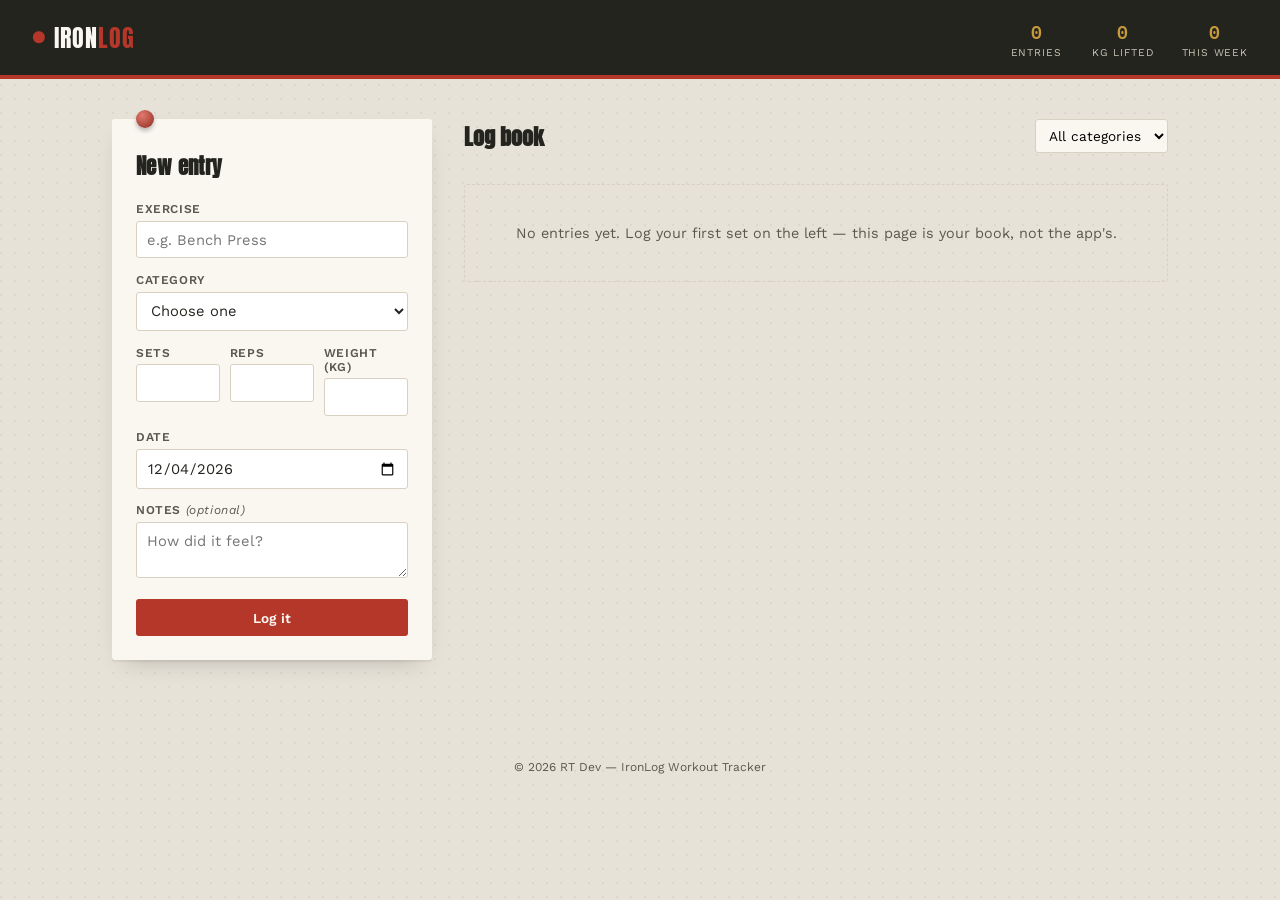
<file: ironlog/index.html>
<!DOCTYPE html>
<html lang="en">
<head>
<meta charset="UTF-8">
<meta name="viewport" content="width=device-width, initial-scale=1.0">
<title>IronLog — Workout Tracker</title>
<link rel="preconnect" href="https://fonts.googleapis.com">
<link href="https://fonts.googleapis.com/css2?family=Anton&family=Work+Sans:wght@400;500;600;700&family=IBM+Plex+Mono:wght@500;600&display=swap" rel="stylesheet">
<link rel="stylesheet" href="style.css">
</head>
<body>

  <!-- ============ NAVBAR ============ -->
  <header class="navbar">
    <div class="navbar__brand">
      <span class="navbar__plate">●</span>
      <span class="navbar__title">IRON<span class="navbar__title--accent">LOG</span></span>
    </div>
    <div class="navbar__stats">
      <div class="stat">
        <span class="stat__num" id="statCount">0</span>
        <span class="stat__label">entries</span>
      </div>
      <div class="stat">
        <span class="stat__num" id="statVolume">0</span>
        <span class="stat__label">kg lifted</span>
      </div>
      <div class="stat">
        <span class="stat__num" id="statWeek">0</span>
        <span class="stat__label">this week</span>
      </div>
    </div>
  </header>

  <!-- ============ MAIN ============ -->
  <main class="board">

    <!-- ---- LEFT: ADD / EDIT CARD ---- -->
    <section class="card card--form" aria-label="Add workout entry">
      <div class="card__pin"></div>
      <h2 class="card__heading" id="formHeading">New entry</h2>

      <form id="workoutForm" novalidate>
        <input type="hidden" id="workoutId">

        <label class="field">
          <span class="field__label">Exercise</span>
          <input type="text" id="exercise" placeholder="e.g. Bench Press" required>
        </label>

        <label class="field">
          <span class="field__label">Category</span>
          <select id="category" required>
            <option value="" disabled selected>Choose one</option>
            <option>Chest</option>
            <option>Back</option>
            <option>Legs</option>
            <option>Shoulders</option>
            <option>Arms</option>
            <option>Core</option>
            <option>Cardio</option>
          </select>
        </label>

        <div class="field-row">
          <label class="field">
            <span class="field__label">Sets</span>
            <input type="number" id="sets" min="1" max="50" required>
          </label>
          <label class="field">
            <span class="field__label">Reps</span>
            <input type="number" id="reps" min="1" max="200" required>
          </label>
          <label class="field">
            <span class="field__label">Weight (kg)</span>
            <input type="number" id="weight" min="0" max="500" step="0.5" required>
          </label>
        </div>

        <label class="field">
          <span class="field__label">Date</span>
          <input type="date" id="date" required>
        </label>

        <label class="field">
          <span class="field__label">Notes <em>(optional)</em></span>
          <textarea id="notes" rows="2" placeholder="How did it feel?"></textarea>
        </label>

        <div class="form__actions">
          <button type="submit" class="btn btn--primary" id="submitBtn">Log it</button>
          <button type="button" class="btn btn--ghost" id="cancelEditBtn" hidden>Cancel</button>
        </div>
      </form>
    </section>

    <!-- ---- RIGHT: LOG LIST ---- -->
    <section class="log" aria-label="Workout log">
      <div class="log__toolbar">
        <h2 class="log__heading">Log book</h2>
        <select id="filterCategory">
          <option value="all">All categories</option>
          <option>Chest</option>
          <option>Back</option>
          <option>Legs</option>
          <option>Shoulders</option>
          <option>Arms</option>
          <option>Core</option>
          <option>Cardio</option>
        </select>
      </div>

      <div id="entryList" class="entry-list">
        <!-- entries injected by JS -->
      </div>

      <p class="empty-state" id="emptyState" hidden>
        No entries yet. Log your first set on the left — this page is your book, not the app's.
      </p>
    </section>

  </main>

  <footer class="footer">
    <p>&copy; <span id="year"></span> RT Dev — IronLog Workout Tracker</p>
  </footer>

  <script src="script.js"></script>
</body>
</html>
</file>
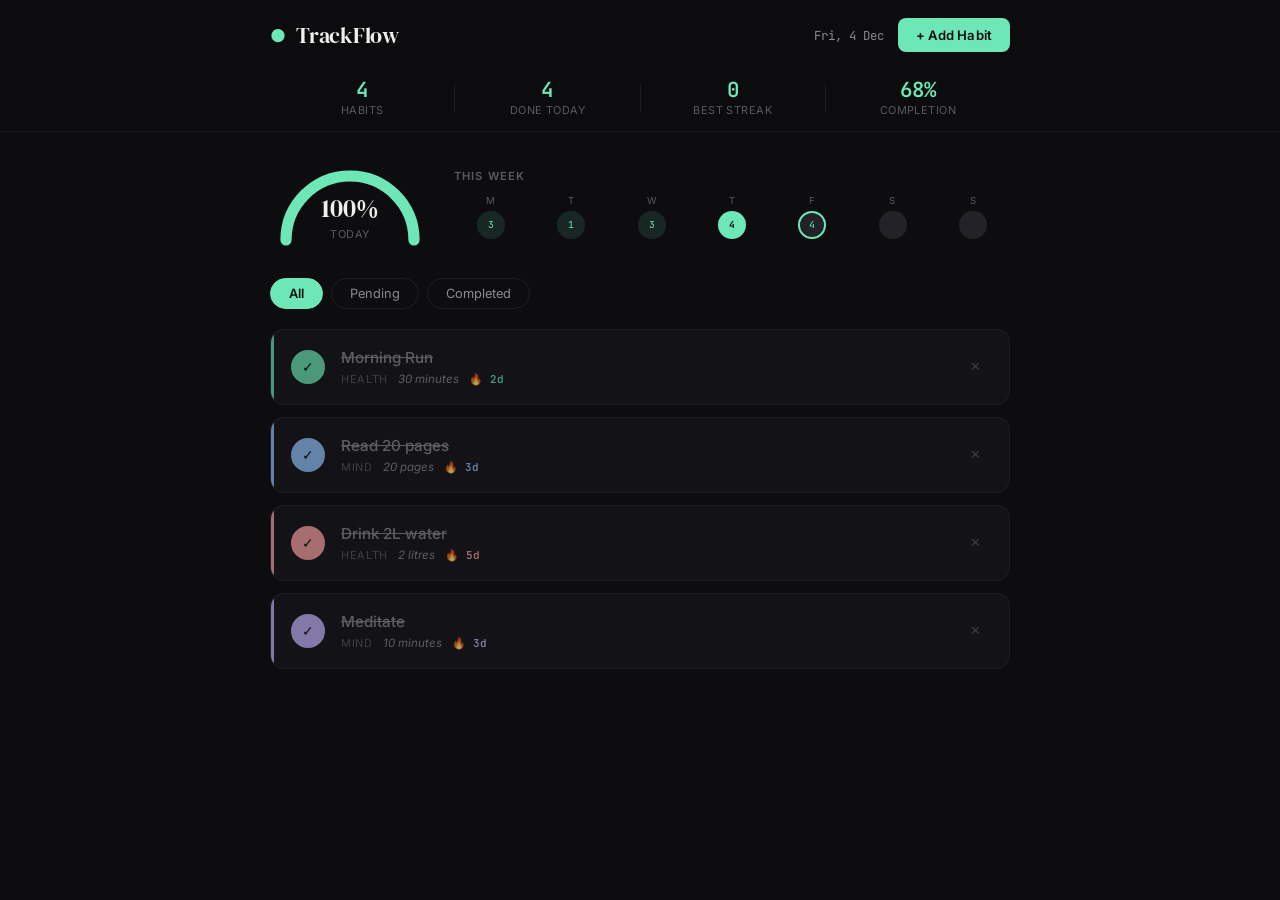
<file: tracker/index.html>
<!DOCTYPE html>
<html lang="en">
<head>
  <meta charset="UTF-8" />
  <meta name="viewport" content="width=device-width, initial-scale=1.0" />
  <title>TrackFlow — Habit Tracker</title>
  <link rel="stylesheet" href="css/style.css" />
  <link rel="preconnect" href="https://fonts.googleapis.com" />
  <link rel="preconnect" href="https://fonts.gstatic.com" crossorigin />
  <link href="https://fonts.googleapis.com/css2?family=DM+Serif+Display:ital@0;1&family=Inter:wght@300;400;500;600&family=JetBrains+Mono:wght@400;600&display=swap" rel="stylesheet" />
</head>
<body>

  <!-- HEADER -->
  <header class="site-header">
    <div class="header-inner">
      <div class="brand">
        <span class="brand-mark">●</span>
        <span class="brand-name">TrackFlow</span>
      </div>
      <div class="header-right">
        <span class="date-display" id="currentDate"></span>
        <button class="btn-add" id="openModal" aria-label="Add new habit">+ Add Habit</button>
      </div>
    </div>
    <!-- Streak bar -->
    <div class="streak-bar">
      <div class="streak-item">
        <span class="streak-num" id="totalHabits">0</span>
        <span class="streak-label">Habits</span>
      </div>
      <div class="streak-divider"></div>
      <div class="streak-item">
        <span class="streak-num" id="completedToday">0</span>
        <span class="streak-label">Done Today</span>
      </div>
      <div class="streak-divider"></div>
      <div class="streak-item">
        <span class="streak-num" id="longestStreak">0</span>
        <span class="streak-label">Best Streak</span>
      </div>
      <div class="streak-divider"></div>
      <div class="streak-item">
        <span class="streak-num" id="overallRate">0%</span>
        <span class="streak-label">Completion</span>
      </div>
    </div>
  </header>

  <!-- MAIN -->
  <main class="main-content">

    <!-- Progress arc section -->
    <section class="progress-section">
      <div class="arc-container">
        <svg class="arc-svg" viewBox="0 0 200 110" xmlns="http://www.w3.org/2000/svg">
          <!-- Track -->
          <path class="arc-track" d="M 20 100 A 80 80 0 0 1 180 100" fill="none" stroke-width="14" stroke-linecap="round"/>
          <!-- Fill -->
          <path class="arc-fill" id="arcFill" d="M 20 100 A 80 80 0 0 1 180 100" fill="none" stroke-width="14" stroke-linecap="round"/>
        </svg>
        <div class="arc-label">
          <span class="arc-percent" id="arcPercent">0%</span>
          <span class="arc-sub">today</span>
        </div>
      </div>

      <!-- Weekly heatmap -->
      <div class="week-section">
        <h2 class="section-title">This Week</h2>
        <div class="week-grid" id="weekGrid">
          <!-- JS fills this -->
        </div>
      </div>
    </section>

    <!-- Filter tabs -->
    <div class="filter-bar">
      <button class="filter-btn active" data-filter="all">All</button>
      <button class="filter-btn" data-filter="pending">Pending</button>
      <button class="filter-btn" data-filter="done">Completed</button>
    </div>

    <!-- Habits list -->
    <section class="habits-section">
      <div class="habits-list" id="habitsList">
        <!-- Habits rendered by JS -->
      </div>
      <div class="empty-state" id="emptyState">
        <div class="empty-icon">◎</div>
        <p class="empty-title">No habits yet</p>
        <p class="empty-sub">Start by adding your first habit above.</p>
      </div>
    </section>

  </main>

  <!-- ADD HABIT MODAL -->
  <div class="modal-overlay" id="modalOverlay" role="dialog" aria-modal="true" aria-labelledby="modalTitle">
    <div class="modal">
      <div class="modal-header">
        <h2 class="modal-title" id="modalTitle">New Habit</h2>
        <button class="modal-close" id="closeModal" aria-label="Close">✕</button>
      </div>
      <div class="modal-body">
        <label class="field-label" for="habitName">Habit name</label>
        <input class="field-input" id="habitName" type="text" placeholder="e.g. Morning run, Read 20 pages…" maxlength="60" />

        <label class="field-label" for="habitGoal">Daily goal (optional)</label>
        <input class="field-input" id="habitGoal" type="text" placeholder="e.g. 30 minutes, 2 litres…" maxlength="40" />

        <label class="field-label">Category</label>
        <div class="category-grid" id="categoryGrid">
          <button class="cat-btn active" data-cat="health">🏃 Health</button>
          <button class="cat-btn" data-cat="mind">🧠 Mind</button>
          <button class="cat-btn" data-cat="creativity">🎨 Creativity</button>
          <button class="cat-btn" data-cat="social">🤝 Social</button>
          <button class="cat-btn" data-cat="finance">💰 Finance</button>
          <button class="cat-btn" data-cat="custom">⚡ Custom</button>
        </div>

        <label class="field-label">Accent colour</label>
        <div class="color-grid" id="colorGrid">
          <button class="color-btn active" data-color="#6EE7B7" style="--c:#6EE7B7"></button>
          <button class="color-btn" data-color="#93C5FD" style="--c:#93C5FD"></button>
          <button class="color-btn" data-color="#FCA5A5" style="--c:#FCA5A5"></button>
          <button class="color-btn" data-color="#FCD34D" style="--c:#FCD34D"></button>
          <button class="color-btn" data-color="#C4B5FD" style="--c:#C4B5FD"></button>
          <button class="color-btn" data-color="#F9A8D4" style="--c:#F9A8D4"></button>
        </div>
      </div>
      <div class="modal-footer">
        <button class="btn-cancel" id="cancelModal">Cancel</button>
        <button class="btn-save" id="saveHabit">Save Habit</button>
      </div>
    </div>
  </div>

  <!-- DELETE CONFIRM -->
  <div class="modal-overlay" id="deleteOverlay">
    <div class="modal modal--sm">
      <div class="modal-header">
        <h2 class="modal-title">Delete habit?</h2>
      </div>
      <div class="modal-body">
        <p class="delete-msg">This will remove <strong id="deleteHabitName"></strong> and all its history.</p>
      </div>
      <div class="modal-footer">
        <button class="btn-cancel" id="cancelDelete">Keep it</button>
        <button class="btn-danger" id="confirmDelete">Delete</button>
      </div>
    </div>
  </div>

  <!-- TOAST -->
  <div class="toast" id="toast" role="status" aria-live="polite"></div>

  <script src="js/app.js"></script>
</body>
</html>
</file>
<file: ironlog/style.css>
/* ===================================================================
   IronLog — style.css
   Theme: gym logbook / index card on a clipboard.
   Fonts: Anton (display, stamped numbers) + Work Sans (body) + IBM Plex Mono (data)
   =================================================================== */

:root {
  /* --- colors (named tokens, not generic defaults) --- */
  --chalk-bg:       #E7E2D8;   /* board background, chalk-dust beige */
  --paper:          #FAF7F1;   /* index card paper */
  --ink:            #24241F;   /* near-black ink, warmer than pure black */
  --ink-soft:       #5B584E;   /* secondary text on paper */
  --plate-red:      #B5372A;   /* barbell-plate red, primary accent */
  --plate-red-dark: #8C2A20;
  --tape-blue:      #2E5A88;   /* gym-tape blue, secondary accent */
  --medal-gold:     #C79A3D;   /* PR / highlight gold */
  --line:           #D8D1C2;   /* hairline borders on paper */
  --hole:           #CFC8B8;   /* punch-hole color */

  --font-display: 'Anton', sans-serif;
  --font-body: 'Work Sans', sans-serif;
  --font-mono: 'IBM Plex Mono', monospace;

  --radius: 3px;
  --shadow-card: 0 2px 0 rgba(36,36,31,0.06), 0 10px 24px -14px rgba(36,36,31,0.35);
}

* { box-sizing: border-box; }

html, body {
  margin: 0;
  padding: 0;
  background: var(--chalk-bg);
  background-image:
    radial-gradient(circle at 1px 1px, rgba(36,36,31,0.06) 1px, transparent 0);
  background-size: 14px 14px;
  color: var(--ink);
  font-family: var(--font-body);
  -webkit-font-smoothing: antialiased;
}

/* ===================== NAVBAR =====================
   Height decided by content + breathing room, not a fixed magic number:
   1rem top/bottom padding around a ~1.5rem tall title = comfortable
   44-56px touch target on mobile, ~72px on desktop. */
.navbar {
  display: flex;
  align-items: center;
  justify-content: space-between;
  flex-wrap: wrap;
  gap: 1rem;
  padding: 1rem 2rem;
  background: var(--ink);
  color: var(--paper);
  border-bottom: 4px solid var(--plate-red);
  position: sticky;
  top: 0;
  z-index: 10;
}

.navbar__brand {
  display: flex;
  align-items: center;
  gap: 0.5rem;
}

.navbar__plate {
  color: var(--plate-red);
  font-size: 1.1rem;
  line-height: 1;
}

.navbar__title {
  font-family: var(--font-display);
  font-size: 1.5rem;
  letter-spacing: 0.04em;
  color: var(--paper);
}

.navbar__title--accent { color: var(--plate-red); }

.navbar__stats {
  display: flex;
  gap: 1.75rem;
}

.stat {
  display: flex;
  flex-direction: column;
  align-items: center;
  min-width: 56px;
}

.stat__num {
  font-family: var(--font-mono);
  font-weight: 600;
  font-size: 1.15rem;
  color: var(--medal-gold);
}

.stat__label {
  font-size: 0.65rem;
  text-transform: uppercase;
  letter-spacing: 0.08em;
  color: #C9C4B6;
}

/* ===================== BOARD LAYOUT ===================== */
.board {
  max-width: 1120px;
  margin: 0 auto;
  padding: 2.5rem 2rem 4rem;
  display: grid;
  grid-template-columns: 320px 1fr;
  gap: 2rem;
  align-items: start;
}

@media (max-width: 800px) {
  .board { grid-template-columns: 1fr; }
}

/* ===================== FORM CARD ===================== */
.card {
  background: var(--paper);
  border-radius: var(--radius);
  box-shadow: var(--shadow-card);
  padding: 1.75rem 1.5rem 1.5rem;
  position: relative;
}

.card--form { position: sticky; top: 96px; }
@media (max-width: 800px) { .card--form { position: static; } }

.card__pin {
  position: absolute;
  top: -9px;
  left: 24px;
  width: 18px;
  height: 18px;
  border-radius: 50%;
  background: radial-gradient(circle at 35% 30%, #E27A6E, var(--plate-red-dark));
  box-shadow: 0 3px 4px rgba(0,0,0,0.25);
}

.card__heading {
  font-family: var(--font-display);
  font-size: 1.3rem;
  letter-spacing: 0.02em;
  margin: 0.25rem 0 1.25rem;
  color: var(--ink);
}

.field { display: block; margin-bottom: 0.9rem; }

.field__label {
  display: block;
  font-size: 0.75rem;
  font-weight: 600;
  text-transform: uppercase;
  letter-spacing: 0.05em;
  color: var(--ink-soft);
  margin-bottom: 0.3rem;
}

.field__label em { text-transform: none; font-style: italic; font-weight: 400; }

.field input,
.field select,
.field textarea {
  width: 100%;
  padding: 0.55rem 0.65rem;
  font-family: var(--font-body);
  font-size: 0.92rem;
  background: #FFFFFF;
  border: 1.5px solid var(--line);
  border-radius: var(--radius);
  color: var(--ink);
}

.field input:focus,
.field select:focus,
.field textarea:focus {
  outline: 2px solid var(--tape-blue);
  outline-offset: 1px;
  border-color: var(--tape-blue);
}

.field-row {
  display: grid;
  grid-template-columns: repeat(3, 1fr);
  gap: 0.6rem;
}

.form__actions {
  display: flex;
  gap: 0.6rem;
  margin-top: 1.1rem;
}

.btn {
  font-family: var(--font-body);
  font-weight: 600;
  font-size: 0.85rem;
  letter-spacing: 0.02em;
  padding: 0.65rem 1.1rem;
  border-radius: var(--radius);
  border: none;
  cursor: pointer;
  transition: transform 0.08s ease, box-shadow 0.08s ease;
}

.btn:active { transform: translateY(1px); }

.btn--primary {
  background: var(--plate-red);
  color: var(--paper);
  flex: 1;
}
.btn--primary:hover { background: var(--plate-red-dark); }

.btn--ghost {
  background: transparent;
  color: var(--ink-soft);
  border: 1.5px solid var(--line);
}
.btn--ghost:hover { border-color: var(--ink-soft); }

/* ===================== LOG LIST ===================== */
.log__toolbar {
  display: flex;
  align-items: center;
  justify-content: space-between;
  margin-bottom: 1rem;
  gap: 1rem;
  flex-wrap: wrap;
}

.log__heading {
  font-family: var(--font-display);
  font-size: 1.4rem;
  margin: 0;
}

#filterCategory {
  padding: 0.45rem 0.6rem;
  border-radius: var(--radius);
  border: 1.5px solid var(--line);
  background: var(--paper);
  font-family: var(--font-body);
  font-size: 0.85rem;
}

.entry-list {
  display: flex;
  flex-direction: column;
  gap: 0.9rem;
}

/* Each entry = an index card with a punch hole, like a real logbook page */
.entry {
  position: relative;
  background: var(--paper);
  border-radius: var(--radius);
  box-shadow: var(--shadow-card);
  padding: 1rem 1.1rem 1rem 2.4rem;
  display: grid;
  grid-template-columns: auto 1fr auto;
  align-items: center;
  gap: 1rem;
}

.entry::before {
  /* the punch hole */
  content: "";
  position: absolute;
  left: 0.85rem;
  top: 50%;
  transform: translateY(-50%);
  width: 14px;
  height: 14px;
  border-radius: 50%;
  background: var(--chalk-bg);
  border: 1.5px solid var(--hole);
}

.entry__number {
  font-family: var(--font-display);
  font-size: 1.6rem;
  color: var(--line);
  min-width: 2.4rem;
}

.entry__body { min-width: 0; }

.entry__title-row {
  display: flex;
  align-items: baseline;
  gap: 0.5rem;
  flex-wrap: wrap;
}

.entry__exercise {
  font-weight: 700;
  font-size: 1.02rem;
}

.entry__category {
  font-size: 0.65rem;
  text-transform: uppercase;
  letter-spacing: 0.06em;
  padding: 0.15rem 0.5rem;
  border-radius: 20px;
  background: rgba(46,90,136,0.1);
  color: var(--tape-blue);
  font-weight: 600;
}

.entry__meta {
  font-family: var(--font-mono);
  font-size: 0.85rem;
  color: var(--ink-soft);
  margin-top: 0.25rem;
}

.entry__meta b { color: var(--ink); }

.entry__notes {
  font-size: 0.82rem;
  color: var(--ink-soft);
  font-style: italic;
  margin-top: 0.3rem;
}

.entry__date {
  font-family: var(--font-mono);
  font-size: 0.75rem;
  color: var(--ink-soft);
  white-space: nowrap;
}

.entry__actions {
  display: flex;
  flex-direction: column;
  gap: 0.4rem;
  align-items: flex-end;
}

.icon-btn {
  width: 28px;
  height: 28px;
  border-radius: 50%;
  border: 1.5px solid var(--line);
  background: #fff;
  cursor: pointer;
  font-size: 0.85rem;
  line-height: 1;
  display: flex;
  align-items: center;
  justify-content: center;
  color: var(--ink-soft);
}

.icon-btn:hover { border-color: var(--tape-blue); color: var(--tape-blue); }
.icon-btn--delete:hover { border-color: var(--plate-red); color: var(--plate-red); }

.empty-state {
  text-align: center;
  color: var(--ink-soft);
  font-size: 0.9rem;
  padding: 2.5rem 1rem;
  border: 1.5px dashed var(--line);
  border-radius: var(--radius);
}

.footer {
  text-align: center;
  padding: 1.5rem;
  font-size: 0.75rem;
  color: var(--ink-soft);
}

@media (prefers-reduced-motion: reduce) {
  * { transition: none !important; }
}
</file>
<file: tracker/css/style.css>
/* ============================================
   TrackFlow — Habit Tracker
   Design: Dark editorial, DM Serif + Inter
   ============================================ */

*, *::before, *::after { box-sizing: border-box; margin: 0; padding: 0; }

:root {
  --bg:        #0D0D0F;
  --surface:   #18181C;
  --surface2:  #222228;
  --border:    rgba(255,255,255,0.07);
  --accent:    #6EE7B7;
  --accent-dim: rgba(110,231,183,0.12);
  --text:      #F0EFEE;
  --text-2:    #8A8990;
  --text-3:    #5A5960;
  --danger:    #F87171;
  --radius:    14px;
  --radius-sm: 8px;
  --shadow:    0 8px 40px rgba(0,0,0,0.5);
  --transition: 200ms cubic-bezier(0.4,0,0.2,1);
}

html { scroll-behavior: smooth; }

body {
  font-family: 'Inter', system-ui, sans-serif;
  background: var(--bg);
  color: var(--text);
  min-height: 100vh;
  -webkit-font-smoothing: antialiased;
}

/* ── HEADER ───────────────────────────────── */
.site-header {
  position: sticky;
  top: 0;
  z-index: 50;
  background: rgba(13,13,15,0.88);
  backdrop-filter: blur(20px);
  -webkit-backdrop-filter: blur(20px);
  border-bottom: 1px solid var(--border);
}

.header-inner {
  max-width: 780px;
  margin: 0 auto;
  padding: 18px 20px 16px;
  display: flex;
  align-items: center;
  justify-content: space-between;
  gap: 12px;
}

.brand {
  display: flex;
  align-items: center;
  gap: 10px;
}

.brand-mark {
  color: var(--accent);
  font-size: 1.1rem;
  animation: pulse 2.5s ease-in-out infinite;
}

@keyframes pulse {
  0%,100% { opacity:1; } 50% { opacity:0.4; }
}

.brand-name {
  font-family: 'DM Serif Display', serif;
  font-size: 1.35rem;
  letter-spacing: -0.01em;
  color: var(--text);
}

.header-right {
  display: flex;
  align-items: center;
  gap: 14px;
}

.date-display {
  font-size: 0.78rem;
  color: var(--text-2);
  font-family: 'JetBrains Mono', monospace;
  display: none;
}

@media (min-width: 480px) { .date-display { display: block; } }

.btn-add {
  background: var(--accent);
  color: #0D0D0F;
  border: none;
  border-radius: var(--radius-sm);
  padding: 9px 18px;
  font-family: 'Inter', sans-serif;
  font-size: 0.82rem;
  font-weight: 600;
  cursor: pointer;
  transition: var(--transition);
  letter-spacing: 0.01em;
  white-space: nowrap;
}

.btn-add:hover { background: #A7F3D0; transform: translateY(-1px); }
.btn-add:active { transform: translateY(0); }

/* Streak bar */
.streak-bar {
  max-width: 780px;
  margin: 0 auto;
  padding: 12px 20px 14px;
  display: flex;
  align-items: center;
  gap: 0;
}

.streak-item {
  flex: 1;
  display: flex;
  flex-direction: column;
  align-items: center;
  gap: 2px;
}

.streak-num {
  font-family: 'JetBrains Mono', monospace;
  font-size: 1.3rem;
  font-weight: 600;
  color: var(--accent);
  line-height: 1;
}

.streak-label {
  font-size: 0.68rem;
  color: var(--text-3);
  letter-spacing: 0.04em;
  text-transform: uppercase;
}

.streak-divider {
  width: 1px;
  height: 28px;
  background: var(--border);
}

/* ── MAIN ─────────────────────────────────── */
.main-content {
  max-width: 780px;
  margin: 0 auto;
  padding: 28px 20px 80px;
}

/* ── PROGRESS SECTION ─────────────────────── */
.progress-section {
  display: grid;
  grid-template-columns: 160px 1fr;
  gap: 24px;
  align-items: center;
  margin-bottom: 30px;
}

@media (max-width: 520px) {
  .progress-section { grid-template-columns: 1fr; }
}

.arc-container {
  position: relative;
  display: flex;
  justify-content: center;
}

.arc-svg { width: 160px; }

.arc-track { stroke: var(--surface2); }
.arc-fill {
  stroke: var(--accent);
  stroke-dasharray: 251.3;
  stroke-dashoffset: 251.3;
  transition: stroke-dashoffset 0.8s cubic-bezier(0.4,0,0.2,1);
}

.arc-label {
  position: absolute;
  bottom: 6px;
  left: 50%;
  transform: translateX(-50%);
  text-align: center;
}

.arc-percent {
  display: block;
  font-family: 'DM Serif Display', serif;
  font-size: 1.6rem;
  color: var(--text);
  line-height: 1;
}

.arc-sub {
  font-size: 0.68rem;
  color: var(--text-3);
  letter-spacing: 0.06em;
  text-transform: uppercase;
}

/* Week section */
.week-section { }

.section-title {
  font-size: 0.7rem;
  font-weight: 600;
  letter-spacing: 0.1em;
  text-transform: uppercase;
  color: var(--text-3);
  margin-bottom: 12px;
}

.week-grid {
  display: grid;
  grid-template-columns: repeat(7, 1fr);
  gap: 6px;
}

.week-cell {
  display: flex;
  flex-direction: column;
  align-items: center;
  gap: 5px;
}

.week-day {
  font-size: 0.6rem;
  color: var(--text-3);
  text-transform: uppercase;
  letter-spacing: 0.05em;
}

.week-dot {
  width: 28px;
  height: 28px;
  border-radius: 50%;
  background: var(--surface2);
  display: flex;
  align-items: center;
  justify-content: center;
  font-size: 0.6rem;
  font-family: 'JetBrains Mono', monospace;
  color: var(--text-3);
  transition: var(--transition);
  border: 2px solid transparent;
}

.week-dot.today { border-color: var(--accent); color: var(--accent); }
.week-dot.full  { background: var(--accent); color: #0D0D0F; font-weight: 700; }
.week-dot.partial { background: var(--accent-dim); color: var(--accent); }

/* ── FILTER BAR ───────────────────────────── */
.filter-bar {
  display: flex;
  gap: 8px;
  margin-bottom: 20px;
}

.filter-btn {
  padding: 7px 18px;
  border-radius: 100px;
  border: 1px solid var(--border);
  background: transparent;
  color: var(--text-2);
  font-family: 'Inter', sans-serif;
  font-size: 0.8rem;
  cursor: pointer;
  transition: var(--transition);
}

.filter-btn:hover { border-color: var(--accent); color: var(--accent); }

.filter-btn.active {
  background: var(--accent);
  border-color: var(--accent);
  color: #0D0D0F;
  font-weight: 600;
}

/* ── HABITS LIST ──────────────────────────── */
.habits-list {
  display: flex;
  flex-direction: column;
  gap: 12px;
}

.habit-card {
  background: var(--surface);
  border: 1px solid var(--border);
  border-radius: var(--radius);
  padding: 18px 20px;
  display: grid;
  grid-template-columns: auto 1fr auto;
  align-items: center;
  gap: 16px;
  transition: var(--transition);
  cursor: default;
  position: relative;
  overflow: hidden;
}

.habit-card::before {
  content: '';
  position: absolute;
  left: 0; top: 0; bottom: 0;
  width: 3px;
  background: var(--habit-color, var(--accent));
  border-radius: 3px 0 0 3px;
}

.habit-card:hover { border-color: rgba(255,255,255,0.12); transform: translateY(-1px); }
.habit-card.done  { opacity: 0.65; }
.habit-card.done .habit-name { text-decoration: line-through; color: var(--text-2); }

/* Check button */
.check-btn {
  width: 34px;
  height: 34px;
  border-radius: 50%;
  border: 2px solid var(--habit-color, var(--accent));
  background: transparent;
  cursor: pointer;
  display: flex;
  align-items: center;
  justify-content: center;
  transition: var(--transition);
  flex-shrink: 0;
  color: transparent;
  font-size: 0.9rem;
}

.check-btn:hover { background: var(--habit-color, var(--accent)); color: #0D0D0F; }
.check-btn.checked { background: var(--habit-color, var(--accent)); color: #0D0D0F; border-color: var(--habit-color, var(--accent)); }

/* Habit info */
.habit-info { min-width: 0; }

.habit-name {
  font-size: 0.95rem;
  font-weight: 500;
  color: var(--text);
  white-space: nowrap;
  overflow: hidden;
  text-overflow: ellipsis;
}

.habit-meta {
  display: flex;
  align-items: center;
  gap: 10px;
  margin-top: 5px;
  flex-wrap: wrap;
}

.habit-category {
  font-size: 0.68rem;
  color: var(--text-3);
  text-transform: uppercase;
  letter-spacing: 0.06em;
}

.habit-goal {
  font-size: 0.72rem;
  color: var(--text-2);
  font-style: italic;
}

.habit-streak {
  font-family: 'JetBrains Mono', monospace;
  font-size: 0.68rem;
  color: var(--habit-color, var(--accent));
  font-weight: 600;
}

/* Actions */
.habit-actions {
  display: flex;
  gap: 6px;
  align-items: center;
}

.action-btn {
  width: 28px;
  height: 28px;
  border-radius: 6px;
  border: none;
  background: transparent;
  color: var(--text-3);
  cursor: pointer;
  display: flex;
  align-items: center;
  justify-content: center;
  font-size: 0.8rem;
  transition: var(--transition);
}

.action-btn:hover { background: var(--surface2); color: var(--text); }
.action-btn.delete:hover { color: var(--danger); }

/* Empty state */
.empty-state {
  text-align: center;
  padding: 70px 20px;
  display: none;
}

.empty-state.visible { display: block; }

.empty-icon {
  font-size: 2.5rem;
  color: var(--text-3);
  margin-bottom: 16px;
}

.empty-title {
  font-family: 'DM Serif Display', serif;
  font-size: 1.3rem;
  color: var(--text-2);
  margin-bottom: 6px;
}

.empty-sub {
  font-size: 0.85rem;
  color: var(--text-3);
}

/* ── MODAL ────────────────────────────────── */
.modal-overlay {
  position: fixed;
  inset: 0;
  background: rgba(0,0,0,0.72);
  backdrop-filter: blur(6px);
  -webkit-backdrop-filter: blur(6px);
  z-index: 100;
  display: none;
  align-items: center;
  justify-content: center;
  padding: 20px;
}

.modal-overlay.open { display: flex; }

.modal {
  background: var(--surface);
  border: 1px solid var(--border);
  border-radius: 20px;
  width: 100%;
  max-width: 460px;
  box-shadow: var(--shadow);
  animation: modalIn 0.22s cubic-bezier(0.34,1.56,0.64,1);
}

.modal--sm { max-width: 360px; }

@keyframes modalIn {
  from { opacity:0; transform: scale(0.93) translateY(12px); }
  to   { opacity:1; transform: scale(1)    translateY(0); }
}

.modal-header {
  display: flex;
  align-items: center;
  justify-content: space-between;
  padding: 22px 24px 18px;
  border-bottom: 1px solid var(--border);
}

.modal-title {
  font-family: 'DM Serif Display', serif;
  font-size: 1.25rem;
  color: var(--text);
}

.modal-close {
  width: 30px; height: 30px;
  border-radius: 6px;
  border: none;
  background: var(--surface2);
  color: var(--text-2);
  cursor: pointer;
  font-size: 0.8rem;
  transition: var(--transition);
}

.modal-close:hover { background: var(--border); color: var(--text); }

.modal-body {
  padding: 22px 24px;
  display: flex;
  flex-direction: column;
  gap: 18px;
}

.field-label {
  font-size: 0.75rem;
  font-weight: 600;
  letter-spacing: 0.07em;
  text-transform: uppercase;
  color: var(--text-3);
  display: block;
  margin-bottom: 8px;
}

.field-input {
  width: 100%;
  background: var(--surface2);
  border: 1px solid var(--border);
  border-radius: var(--radius-sm);
  padding: 11px 14px;
  color: var(--text);
  font-family: 'Inter', sans-serif;
  font-size: 0.88rem;
  transition: var(--transition);
  outline: none;
}

.field-input::placeholder { color: var(--text-3); }
.field-input:focus { border-color: var(--accent); }

/* Category grid */
.category-grid {
  display: grid;
  grid-template-columns: repeat(3, 1fr);
  gap: 8px;
}

.cat-btn {
  padding: 9px 6px;
  border-radius: var(--radius-sm);
  border: 1px solid var(--border);
  background: var(--surface2);
  color: var(--text-2);
  font-family: 'Inter', sans-serif;
  font-size: 0.75rem;
  cursor: pointer;
  transition: var(--transition);
  text-align: center;
}

.cat-btn:hover { border-color: var(--accent); color: var(--text); }
.cat-btn.active { border-color: var(--accent); background: var(--accent-dim); color: var(--accent); font-weight: 600; }

/* Colour grid */
.color-grid {
  display: flex;
  gap: 10px;
  flex-wrap: wrap;
}

.color-btn {
  width: 30px; height: 30px;
  border-radius: 50%;
  border: 3px solid transparent;
  background: var(--c);
  cursor: pointer;
  transition: var(--transition);
}

.color-btn:hover { transform: scale(1.15); }
.color-btn.active { border-color: var(--text); transform: scale(1.1); }

.modal-footer {
  display: flex;
  gap: 10px;
  padding: 18px 24px 22px;
  border-top: 1px solid var(--border);
  justify-content: flex-end;
}

.btn-cancel {
  padding: 10px 20px;
  border-radius: var(--radius-sm);
  border: 1px solid var(--border);
  background: transparent;
  color: var(--text-2);
  font-family: 'Inter', sans-serif;
  font-size: 0.85rem;
  cursor: pointer;
  transition: var(--transition);
}

.btn-cancel:hover { border-color: var(--text-2); color: var(--text); }

.btn-save {
  padding: 10px 24px;
  border-radius: var(--radius-sm);
  border: none;
  background: var(--accent);
  color: #0D0D0F;
  font-family: 'Inter', sans-serif;
  font-size: 0.85rem;
  font-weight: 600;
  cursor: pointer;
  transition: var(--transition);
}

.btn-save:hover { background: #A7F3D0; }

.btn-danger {
  padding: 10px 24px;
  border-radius: var(--radius-sm);
  border: none;
  background: var(--danger);
  color: #fff;
  font-family: 'Inter', sans-serif;
  font-size: 0.85rem;
  font-weight: 600;
  cursor: pointer;
  transition: var(--transition);
}

.btn-danger:hover { background: #FCA5A5; }

.delete-msg { font-size: 0.9rem; color: var(--text-2); line-height: 1.5; }
.delete-msg strong { color: var(--text); }

/* ── TOAST ────────────────────────────────── */
.toast {
  position: fixed;
  bottom: 28px;
  left: 50%;
  transform: translateX(-50%) translateY(20px);
  background: var(--surface2);
  border: 1px solid var(--border);
  color: var(--text);
  font-size: 0.84rem;
  padding: 11px 22px;
  border-radius: 100px;
  box-shadow: var(--shadow);
  opacity: 0;
  pointer-events: none;
  transition: all 0.25s ease;
  white-space: nowrap;
  z-index: 200;
}

.toast.show {
  opacity: 1;
  transform: translateX(-50%) translateY(0);
}

/* ── SCROLLBAR ────────────────────────────── */
::-webkit-scrollbar { width: 5px; }
::-webkit-scrollbar-track { background: var(--bg); }
::-webkit-scrollbar-thumb { background: var(--surface2); border-radius: 10px; }

/* ── REDUCED MOTION ───────────────────────── */
@media (prefers-reduced-motion: reduce) {
  *, *::before, *::after { animation-duration: 0.01ms !important; transition-duration: 0.01ms !important; }
}

/* ── RESPONSIVE ───────────────────────────── */
@media (max-width: 480px) {
  .header-inner { padding: 14px 16px 12px; }
  .streak-bar   { padding: 10px 16px 12px; gap: 0; }
  .streak-num   { font-size: 1.1rem; }
  .main-content { padding: 20px 16px 60px; }
  .habit-card   { padding: 14px 14px; gap: 12px; }
  .modal        { border-radius: 16px; }
  .modal-body   { padding: 18px 18px; }
  .modal-footer { padding: 14px 18px 18px; }
  .modal-header { padding: 18px 18px 14px; }
  .category-grid { grid-template-columns: repeat(2,1fr); }
}
</file>
